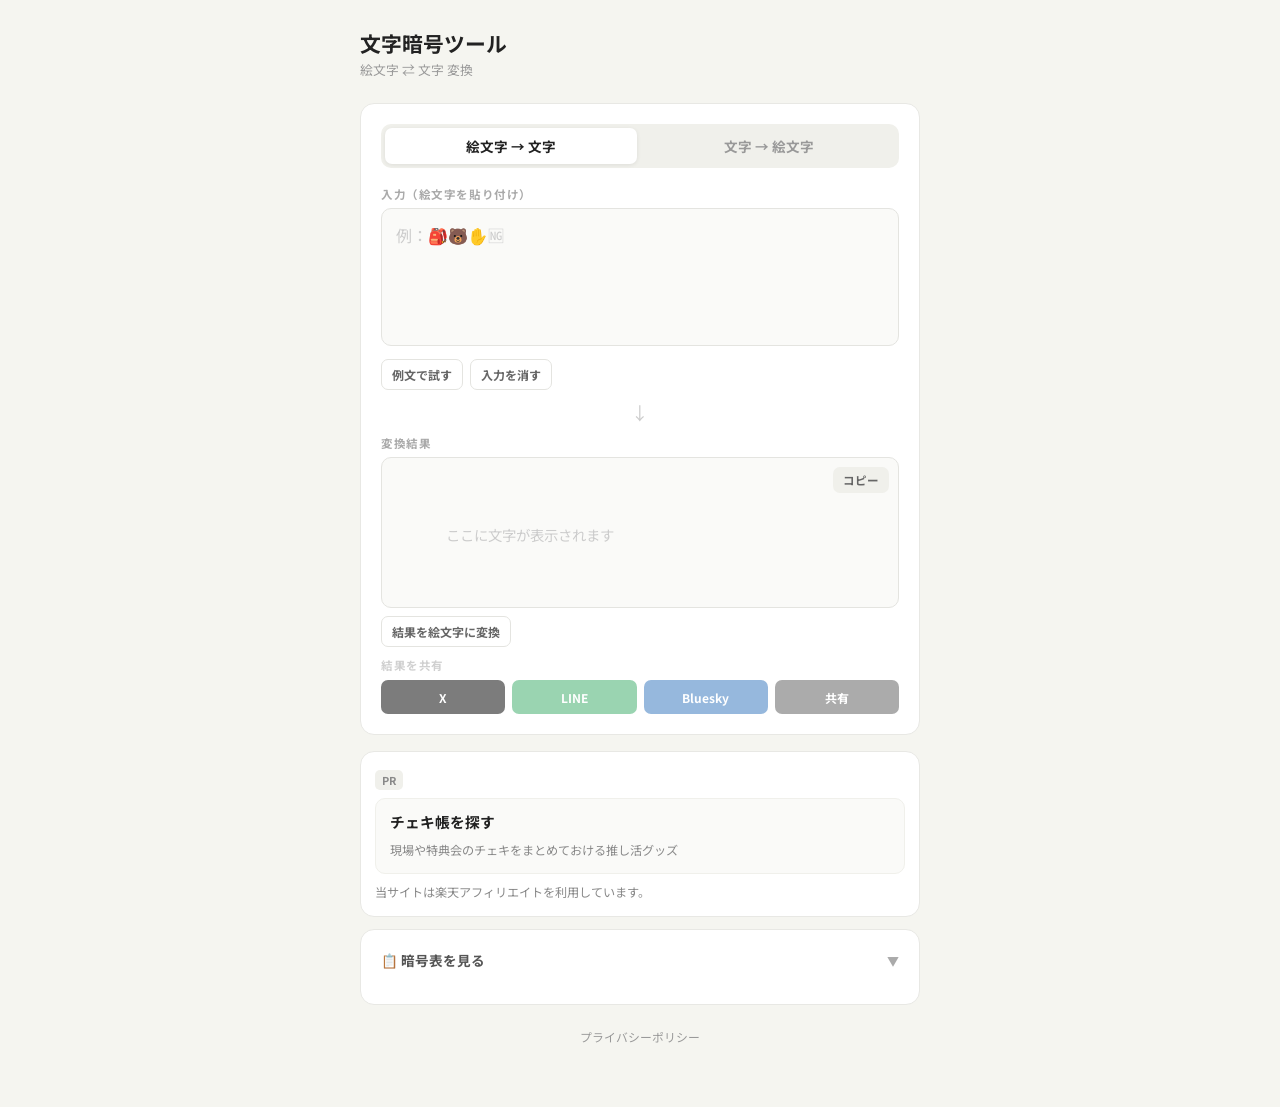
<file: index.html>
<!DOCTYPE html>
<html lang="ja">
<head>
<meta charset="UTF-8">
<meta name="viewport" content="width=device-width, initial-scale=1.0">
<title>文字暗号ツール</title>
<link rel="stylesheet" href="style.css">
<meta property="og:title" content="文字暗号ツール">
<meta property="og:description" content="ひらがな・カタカナを絵文字に変換する暗号ツール。オリジナルの暗号表を作成してシェアできます。">
<meta property="og:image" content="https://zerostudio428.github.io/Emoji-code/banner.png">
<meta property="og:url" content="https://zerostudio428.github.io/Emoji-code/">
<meta property="og:type" content="website">
<meta name="twitter:card" content="summary_large_image">
<script async src="https://pagead2.googlesyndication.com/pagead/js/adsbygoogle.js?client=ca-pub-9338200315662616"
     crossorigin="anonymous"></script>
</head>
<body>
<div class="container">
  <header>
    <div class="title">文字暗号ツール</div>
    <div class="subtitle">絵文字 ⇄ 文字 変換</div>
  </header>

  <div class="card">
    <div class="mode-tabs">
      <button class="tab active" onclick="setMode('decode')">絵文字 → 文字</button>
      <button class="tab" onclick="setMode('encode')">文字 → 絵文字</button>
    </div>

    <div id="decode-section">
      <label>入力（絵文字を貼り付け）</label>
      <textarea id="decode-input" placeholder="例：🎒🐻✋🆖" oninput="decode()" rows="3"></textarea>
      <div class="input-actions">
        <button class="mini-btn" onclick="tryExample('decode')">例文で試す</button>
        <button class="mini-btn" onclick="clearInput('decode')">入力を消す</button>
      </div>
      <div class="arrow">↓</div>
      <label>変換結果</label>
      <div class="output-wrap">
        <div class="output-box text-output" id="decode-output">
          <span class="placeholder-text">ここに文字が表示されます</span>
        </div>
        <button class="copy-btn" onclick="copyOutput('decode-output')">コピー</button>
      </div>
      <button class="reverse-btn" onclick="sendToOtherMode('decode')">結果を絵文字に変換</button>
      <div class="share-panel is-disabled" id="decode-share">
        <div class="share-label">結果を共有</div>
        <div class="share-buttons">
          <button class="share-btn share-x" onclick="shareOutput('decode-output', 'x')" disabled>X</button>
          <button class="share-btn share-line" onclick="shareOutput('decode-output', 'line')" disabled>LINE</button>
          <button class="share-btn share-bluesky" onclick="shareOutput('decode-output', 'bluesky')" disabled>Bluesky</button>
          <button class="share-btn share-native" onclick="shareOutput('decode-output', 'native')" disabled>共有</button>
        </div>
      </div>
    </div>

    <div id="encode-section" style="display:none">
      <label>入力（ひらがな・カタカナ）</label>
      <textarea id="encode-input" placeholder="例：らくてん" oninput="encode()" rows="3"></textarea>
      <div class="input-actions">
        <button class="mini-btn" onclick="tryExample('encode')">例文で試す</button>
        <button class="mini-btn" onclick="clearInput('encode')">入力を消す</button>
      </div>
      <div class="arrow">↓</div>
      <label>変換結果</label>
      <div class="output-wrap">
        <div class="output-box" id="encode-output">
          <span class="placeholder-text">ここに絵文字が表示されます</span>
        </div>
        <button class="copy-btn" onclick="copyOutput('encode-output')">コピー</button>
      </div>
      <div class="result-actions">
        <button class="reverse-btn" onclick="sendToOtherMode('encode')">結果を文字に変換</button>
        <button class="reverse-btn share-link-btn" onclick="copyShareLink()">解読リンクをコピー</button>
      </div>
      <div id="share-status" class="share-status" role="status" aria-live="polite"></div>
      <div class="share-panel is-disabled" id="encode-share">
        <div class="share-label">結果を共有</div>
        <div class="share-buttons">
          <button class="share-btn share-x" onclick="shareOutput('encode-output', 'x')" disabled>X</button>
          <button class="share-btn share-line" onclick="shareOutput('encode-output', 'line')" disabled>LINE</button>
          <button class="share-btn share-bluesky" onclick="shareOutput('encode-output', 'bluesky')" disabled>Bluesky</button>
          <button class="share-btn share-native" onclick="shareOutput('encode-output', 'native')" disabled>共有</button>
        </div>
      </div>
    </div>
  </div>

  <section class="monetize-card" aria-label="PR">
    <div class="ad-label">PR</div>
    <a class="ad-link" href="https://hb.afl.rakuten.co.jp/hgc/543d02d0.88e52cb9.543d02d1.51091342/?pc=https%3A%2F%2Fsearch.rakuten.co.jp%2Fsearch%2Fmall%2F%E3%83%81%E3%82%A7%E3%82%AD%E5%B8%B3%2F&link_type=text&ut=eyJwYWdlIjoidXJsIiwidHlwZSI6InRleHQiLCJjb2wiOjF9" rel="sponsored nofollow">
      <span class="ad-title">チェキ帳を探す</span>
      <span class="ad-copy">現場や特典会のチェキをまとめておける推し活グッズ</span>
    </a>
    <p class="ad-disclosure">当サイトは楽天アフィリエイトを利用しています。</p>
  </section>

  <div class="table-card">
    <div class="table-header" onclick="toggleTable()">
      <div class="table-title">📋 暗号表を見る</div>
      <div class="toggle-icon" id="toggle-icon">▼</div>
    </div>
    <div id="table-body" style="display:none">
      <div class="dakuten-note">
        💡 濁点・半濁点のある文字（が、ば、ぱ など）は、元の絵文字の後ろに <strong>"</strong> または <strong>'</strong> をつけます。<br>
        小さい文字（ゃ、っ など）は <strong>^</strong> がつきます。<br>
        例：らくてん → 🎒🐻✋🆖
      </div>
      <div class="table-controls">
        <button class="ctrl-btn" id="edit-btn" onclick="toggleEditMode()">カスタマイズ</button>
        <button class="ctrl-btn reset-btn" id="reset-btn" onclick="resetCipher()" style="display:none">デフォルトに戻す</button>
        <button class="ctrl-btn" onclick="exportCipher()">設定を書き出す</button>
        <label class="ctrl-btn import-btn" for="cipher-import">設定を読み込む</label>
        <input id="cipher-import" class="visually-hidden" type="file" accept="application/json,.json" onchange="importCipher(event)">
      </div>
      <div id="settings-status" class="settings-status" role="status" aria-live="polite"></div>
      <div class="cipher-grid" id="cipher-grid"></div>

      <div class="custom-chars-section">
        <div class="custom-chars-header">
          <span class="favorites-title">＋ 特殊文字の変換</span>
          <button class="ctrl-btn" onclick="addCustomChar()">追加</button>
        </div>
        <div id="custom-chars-list"></div>
      </div>

      <div class="favorites-section">
        <div class="favorites-title">★ お気に入り設定</div>
        <div class="save-row">
          <input type="text" id="fav-name-input" class="fav-name-input"
                 placeholder="設定に名前をつけて保存"
                 onkeydown="if(event.key==='Enter') saveFavorite()">
          <button class="ctrl-btn fav-save-btn" onclick="saveFavorite()">保存</button>
        </div>
        <div id="favorites-list"></div>
      </div>
    </div>
  </div>

  <footer class="site-footer">
    <a href="privacy.html">プライバシーポリシー</a>
  </footer>
</div>

<script src="script.js?v=20260906"></script>
</body>
</html>
</file>
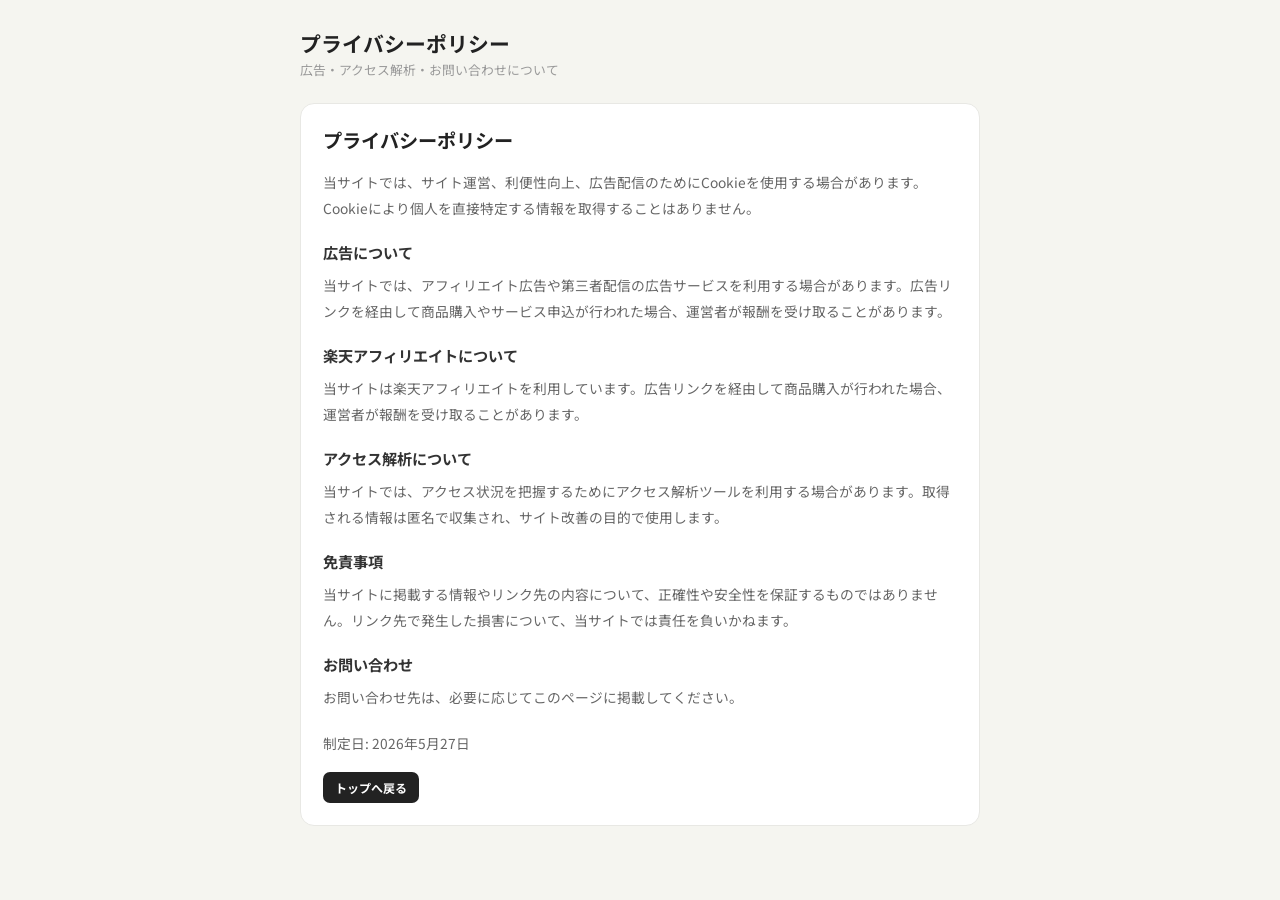
<file: privacy.html>
<!DOCTYPE html>
<html lang="ja">
<head>
<meta charset="UTF-8">
<meta name="viewport" content="width=device-width, initial-scale=1.0">
<title>プライバシーポリシー</title>
<link rel="stylesheet" href="style.css">
<script async src="https://pagead2.googlesyndication.com/pagead/js/adsbygoogle.js?client=ca-pub-9338200315662616"
     crossorigin="anonymous"></script>
</head>
<body>
<main class="container policy-page">
  <header>
    <div class="title">プライバシーポリシー</div>
    <div class="subtitle">広告・アクセス解析・お問い合わせについて</div>
  </header>

  <section class="policy-card">
    <h1>プライバシーポリシー</h1>
    <p>当サイトでは、サイト運営、利便性向上、広告配信のためにCookieを使用する場合があります。Cookieにより個人を直接特定する情報を取得することはありません。</p>

    <h2>広告について</h2>
    <p>当サイトでは、アフィリエイト広告や第三者配信の広告サービスを利用する場合があります。広告リンクを経由して商品購入やサービス申込が行われた場合、運営者が報酬を受け取ることがあります。</p>

    <h2>楽天アフィリエイトについて</h2>
    <p>当サイトは楽天アフィリエイトを利用しています。広告リンクを経由して商品購入が行われた場合、運営者が報酬を受け取ることがあります。</p>

    <h2>アクセス解析について</h2>
    <p>当サイトでは、アクセス状況を把握するためにアクセス解析ツールを利用する場合があります。取得される情報は匿名で収集され、サイト改善の目的で使用します。</p>

    <h2>免責事項</h2>
    <p>当サイトに掲載する情報やリンク先の内容について、正確性や安全性を保証するものではありません。リンク先で発生した損害について、当サイトでは責任を負いかねます。</p>

    <h2>お問い合わせ</h2>
    <p>お問い合わせ先は、必要に応じてこのページに掲載してください。</p>

    <p class="policy-updated">制定日: 2026年5月27日</p>
    <a class="back-link" href="index.html">トップへ戻る</a>
  </section>
</main>
</body>
</html>
</file>
<file: style.css>
@import url('https://fonts.googleapis.com/css2?family=Noto+Sans+JP:wght@400;700&display=swap');

* { box-sizing: border-box; margin: 0; padding: 0; }

body {
  background: #f5f5f0;
  color: #222;
  font-family: 'Noto Sans JP', sans-serif;
  min-height: 100vh;
  padding: 28px 16px 60px;
  display: flex;
  flex-direction: column;
  align-items: center;
}

.container {
  width: 100%;
  max-width: 560px;
}

header {
  margin-bottom: 24px;
}

.title {
  font-size: 1.3rem;
  font-weight: 700;
  color: #222;
}

.subtitle {
  font-size: 0.8rem;
  color: #999;
  margin-top: 2px;
}

.card {
  background: #fff;
  border-radius: 14px;
  padding: 20px;
  margin-bottom: 16px;
  border: 1px solid #e8e8e4;
}

.monetize-card,
.policy-card {
  background: #fff;
  border: 1px solid #e8e8e4;
  border-radius: 14px;
}

.monetize-card {
  padding: 14px;
  margin-bottom: 12px;
}

.ad-label {
  display: inline-block;
  color: #888;
  background: #f0f0eb;
  border-radius: 5px;
  padding: 2px 7px;
  font-size: 0.68rem;
  font-weight: 700;
  margin-bottom: 8px;
}

.ad-link {
  display: block;
  color: #222;
  text-decoration: none;
  background: #fafaf8;
  border: 1px solid #f0f0eb;
  border-radius: 10px;
  padding: 12px 14px;
  transition: background 0.15s, border-color 0.15s;
}

.ad-link:hover {
  background: #fff;
  border-color: #deded8;
}

.ad-title {
  display: block;
  font-size: 0.92rem;
  font-weight: 700;
  margin-bottom: 4px;
}

.ad-copy,
.ad-disclosure {
  color: #888;
  font-size: 0.76rem;
  line-height: 1.7;
}

.ad-disclosure {
  margin-top: 8px;
}

.back-link {
  display: inline-flex;
  align-items: center;
  justify-content: center;
  flex: 0 0 auto;
  color: #fff;
  background: #222;
  border-radius: 7px;
  padding: 7px 12px;
  font-size: 0.75rem;
  font-weight: 700;
  text-decoration: none;
}

.mode-tabs {
  display: flex;
  gap: 6px;
  margin-bottom: 18px;
  background: #f0f0eb;
  padding: 4px;
  border-radius: 10px;
}

.tab {
  flex: 1;
  padding: 8px 0;
  border: none;
  border-radius: 7px;
  background: transparent;
  color: #999;
  font-family: 'Noto Sans JP', sans-serif;
  font-size: 0.85rem;
  font-weight: 700;
  cursor: pointer;
  transition: background 0.15s, color 0.15s, box-shadow 0.15s;
  -webkit-tap-highlight-color: transparent;
  touch-action: manipulation;
}

.tab.active {
  background: #fff;
  color: #222;
  box-shadow: 0 1px 4px rgba(0,0,0,0.08);
}

label {
  display: block;
  font-size: 0.72rem;
  color: #aaa;
  margin-bottom: 6px;
  font-weight: 700;
  letter-spacing: 0.05em;
  text-transform: uppercase;
}

textarea {
  width: 100%;
  background: #fafaf8;
  border: 1.5px solid #e4e4e0;
  border-radius: 10px;
  color: #222;
  font-family: 'Noto Sans JP', sans-serif;
  font-size: 1.3rem;
  line-height: 1.8;
  padding: 12px 14px;
  resize: none;
  min-height: 80px;
  transition: border-color 0.15s;
  outline: none;
}

textarea:focus {
  border-color: #aaa;
}

textarea::placeholder {
  color: #ccc;
  font-size: 1rem;
}

.arrow {
  text-align: center;
  font-size: 1.1rem;
  color: #ccc;
  margin: 10px 0;
}

.output-wrap {
  position: relative;
}

.output-box {
  background: #fafaf8;
  border: 1.5px solid #e4e4e0;
  border-radius: 10px;
  padding: 12px 14px;
  padding-right: 70px;
  min-height: 64px;
  font-size: 1.5rem;
  line-height: 2;
  word-break: break-all;
  white-space: pre-wrap;
  color: #222;
}

.output-box.text-output {
  font-size: 1.3rem;
}

.copy-btn {
  position: absolute;
  top: 10px;
  right: 10px;
  background: #f0f0eb;
  border: none;
  border-radius: 7px;
  color: #666;
  font-size: 0.72rem;
  font-weight: 700;
  padding: 5px 10px;
  cursor: pointer;
  font-family: 'Noto Sans JP', sans-serif;
  transition: background 0.15s;
}

.copy-btn:hover { background: #e4e4e0; }

.placeholder-text {
  color: #ccc;
  font-size: 0.9rem;
  line-height: 2;
}

.input-actions,
.result-actions {
  display: flex;
  flex-wrap: wrap;
  gap: 7px;
  margin-top: 8px;
}

.mini-btn,
.reverse-btn {
  border: 1px solid #e4e4e0;
  border-radius: 7px;
  background: #fff;
  color: #666;
  cursor: pointer;
  font-family: 'Noto Sans JP', sans-serif;
  font-size: 0.75rem;
  font-weight: 700;
  padding: 6px 10px;
}

.mini-btn:hover,
.reverse-btn:hover { background: #f5f5f0; }

.reverse-btn {
  margin-top: 8px;
}

.result-actions .reverse-btn { margin-top: 0; }

.share-link-btn {
  border-color: #222;
  color: #222;
}

.share-panel {
  margin-top: 10px;
}

.share-panel.is-disabled {
  opacity: 0.55;
}

.share-label {
  color: #aaa;
  font-size: 0.72rem;
  font-weight: 700;
  letter-spacing: 0.05em;
  margin-bottom: 7px;
}

.share-buttons {
  display: grid;
  grid-template-columns: repeat(4, minmax(0, 1fr));
  gap: 7px;
}

.share-btn {
  border: none;
  border-radius: 7px;
  color: #fff;
  cursor: pointer;
  font-family: 'Noto Sans JP', sans-serif;
  font-size: 0.75rem;
  font-weight: 700;
  min-height: 34px;
  padding: 7px 8px;
  transition: filter 0.15s, transform 0.15s;
}

.share-btn:hover {
  filter: brightness(0.96);
  transform: translateY(-1px);
}

.share-btn:disabled {
  cursor: not-allowed;
  filter: grayscale(0.45);
  transform: none;
}

.share-x { background: #111; }
.share-line { background: #06c755; }
.share-bluesky { background: #1685fe; }
.share-native { background: #666; }

.table-card {
  background: #fff;
  border-radius: 14px;
  padding: 20px;
  border: 1px solid #e8e8e4;
}

.table-header {
  display: flex;
  align-items: center;
  justify-content: space-between;
  margin-bottom: 14px;
  cursor: pointer;
  user-select: none;
}

.table-title {
  font-size: 0.85rem;
  font-weight: 700;
  color: #555;
}

.toggle-icon {
  font-size: 0.75rem;
  color: #aaa;
  transition: transform 0.2s;
}

.toggle-icon.open { transform: rotate(180deg); }

.cipher-grid {
  display: grid;
  grid-template-columns: repeat(5, 1fr);
  gap: 5px;
}

.cipher-cell {
  border: 1px solid #f0f0eb;
  border-radius: 8px;
  padding: 7px 4px;
  text-align: center;
  background: #fafaf8;
}

.cipher-kana {
  font-size: 0.8rem;
  color: #888;
  display: block;
  font-weight: 700;
}

.cipher-emoji {
  font-size: 1.25rem;
  display: block;
  margin-top: 1px;
  line-height: 1.4;
}

.table-controls {
  display: flex;
  flex-wrap: wrap;
  gap: 8px;
  margin-bottom: 12px;
}

.ctrl-btn {
  padding: 6px 14px;
  border: none;
  border-radius: 7px;
  background: #f0f0eb;
  color: #555;
  font-family: 'Noto Sans JP', sans-serif;
  font-size: 0.75rem;
  font-weight: 700;
  cursor: pointer;
  transition: background 0.15s;
}

.ctrl-btn:hover { background: #e4e4e0; }

.import-btn {
  display: inline-flex;
  align-items: center;
  margin: 0;
  letter-spacing: normal;
  text-transform: none;
}

.visually-hidden {
  position: absolute;
  width: 1px;
  height: 1px;
  padding: 0;
  margin: -1px;
  overflow: hidden;
  clip: rect(0, 0, 0, 0);
  white-space: nowrap;
  border: 0;
}

.settings-status {
  min-height: 1.4em;
  margin-bottom: 8px;
  color: #2980b9;
  font-size: 0.75rem;
}

.share-status {
  min-height: 1.4em;
  margin-top: 6px;
  color: #2980b9;
  font-size: 0.75rem;
}

.settings-status.is-error,
.share-status.is-error { color: #c0392b; }

.ctrl-btn.active-edit {
  background: #222;
  color: #fff;
}

.reset-btn { color: #c0392b; }
.reset-btn:hover { background: #fdecea; }

.cipher-cell.editing { background: #fff8f0; }

.emoji-input {
  display: block;
  width: 100%;
  border: 1.5px solid #e4e4e0;
  border-radius: 6px;
  background: #fff;
  font-size: 1.2rem;
  text-align: center;
  padding: 2px 0;
  outline: none;
  margin-top: 2px;
}

.emoji-input:focus { border-color: #aaa; }

.custom-chars-section {
  margin-top: 18px;
  padding-top: 16px;
  border-top: 1px solid #f0f0eb;
}

.custom-chars-header {
  display: flex;
  align-items: center;
  justify-content: space-between;
  margin-bottom: 10px;
}

.custom-char-row {
  display: flex;
  align-items: center;
  gap: 8px;
  padding: 7px 0;
  border-bottom: 1px solid #f5f5f0;
}

.custom-char-row:last-child { border-bottom: none; }

.custom-char-value {
  min-width: 36px;
  font-size: 1rem;
  font-weight: 700;
  color: #333;
  text-align: center;
  background: #fafaf8;
  border: 1px solid #f0f0eb;
  border-radius: 6px;
  padding: 3px 6px;
}

.custom-char-arrow {
  color: #ccc;
  font-size: 0.9rem;
}

.custom-char-emoji {
  font-size: 1.3rem;
  min-width: 32px;
  text-align: center;
}

.custom-char-input {
  background: #fafaf8;
  border: 1.5px solid #e4e4e0;
  border-radius: 8px;
  padding: 5px 8px;
  font-size: 0.9rem;
  font-family: 'Noto Sans JP', sans-serif;
  color: #222;
  outline: none;
  width: 64px;
  text-align: center;
  transition: border-color 0.15s;
}

.custom-char-input.emoji-wide { width: 80px; font-size: 1.1rem; }
.custom-char-input:focus { border-color: #aaa; }
.custom-char-input::placeholder { color: #ccc; font-size: 0.78rem; }

.favorites-section {
  margin-top: 18px;
  padding-top: 16px;
  border-top: 1px solid #f0f0eb;
}

.favorites-title {
  font-size: 0.78rem;
  font-weight: 700;
  color: #888;
  margin-bottom: 10px;
  letter-spacing: 0.04em;
}

.save-row {
  display: flex;
  gap: 8px;
  margin-bottom: 10px;
}

.fav-name-input {
  flex: 1;
  background: #fafaf8;
  border: 1.5px solid #e4e4e0;
  border-radius: 8px;
  padding: 6px 10px;
  font-family: 'Noto Sans JP', sans-serif;
  font-size: 0.82rem;
  color: #222;
  outline: none;
  transition: border-color 0.15s;
}

.fav-name-input:focus { border-color: #aaa; }
.fav-name-input::placeholder { color: #ccc; }

.fav-save-btn { white-space: nowrap; }

.fav-item {
  display: flex;
  align-items: center;
  gap: 6px;
  padding: 7px 0;
  border-bottom: 1px solid #f5f5f0;
}

.fav-item:last-child { border-bottom: none; }

.fav-name {
  flex: 1;
  font-size: 0.85rem;
  color: #333;
  font-weight: 700;
  overflow: hidden;
  text-overflow: ellipsis;
  white-space: nowrap;
}

.fav-load-btn { color: #2980b9; }
.fav-load-btn:hover { background: #eaf4fb; }

.fav-del-btn { color: #c0392b; }
.fav-del-btn:hover { background: #fdecea; }

.fav-empty {
  font-size: 0.78rem;
  color: #ccc;
  padding: 8px 0;
}

.dakuten-note {
  font-size: 0.75rem;
  color: #aaa;
  margin-bottom: 10px;
  padding: 8px 10px;
  background: #fafaf8;
  border-radius: 8px;
  border: 1px solid #f0f0eb;
}

.site-footer {
  padding: 18px 4px 0;
  text-align: center;
}

.site-footer a {
  color: #999;
  font-size: 0.74rem;
  text-decoration: none;
}

.site-footer a:hover {
  color: #555;
}

.policy-page {
  max-width: 680px;
}

.policy-card {
  padding: 22px;
}

.policy-card h1 {
  color: #222;
  font-size: 1.2rem;
  line-height: 1.5;
  margin-bottom: 14px;
}

.policy-card h2 {
  color: #333;
  font-size: 0.95rem;
  line-height: 1.5;
  margin-top: 20px;
  margin-bottom: 8px;
}

.policy-card p {
  color: #666;
  font-size: 0.86rem;
  line-height: 1.9;
}

.policy-updated {
  margin-top: 20px;
}

.back-link {
  margin-top: 16px;
}

@media (max-width: 420px) {
  body { padding: 20px 12px 44px; }
  .card,
  .table-card { padding: 16px; }
  .share-buttons { grid-template-columns: repeat(2, minmax(0, 1fr)); }
  .tab { font-size: 0.8rem; }
}
</file>
